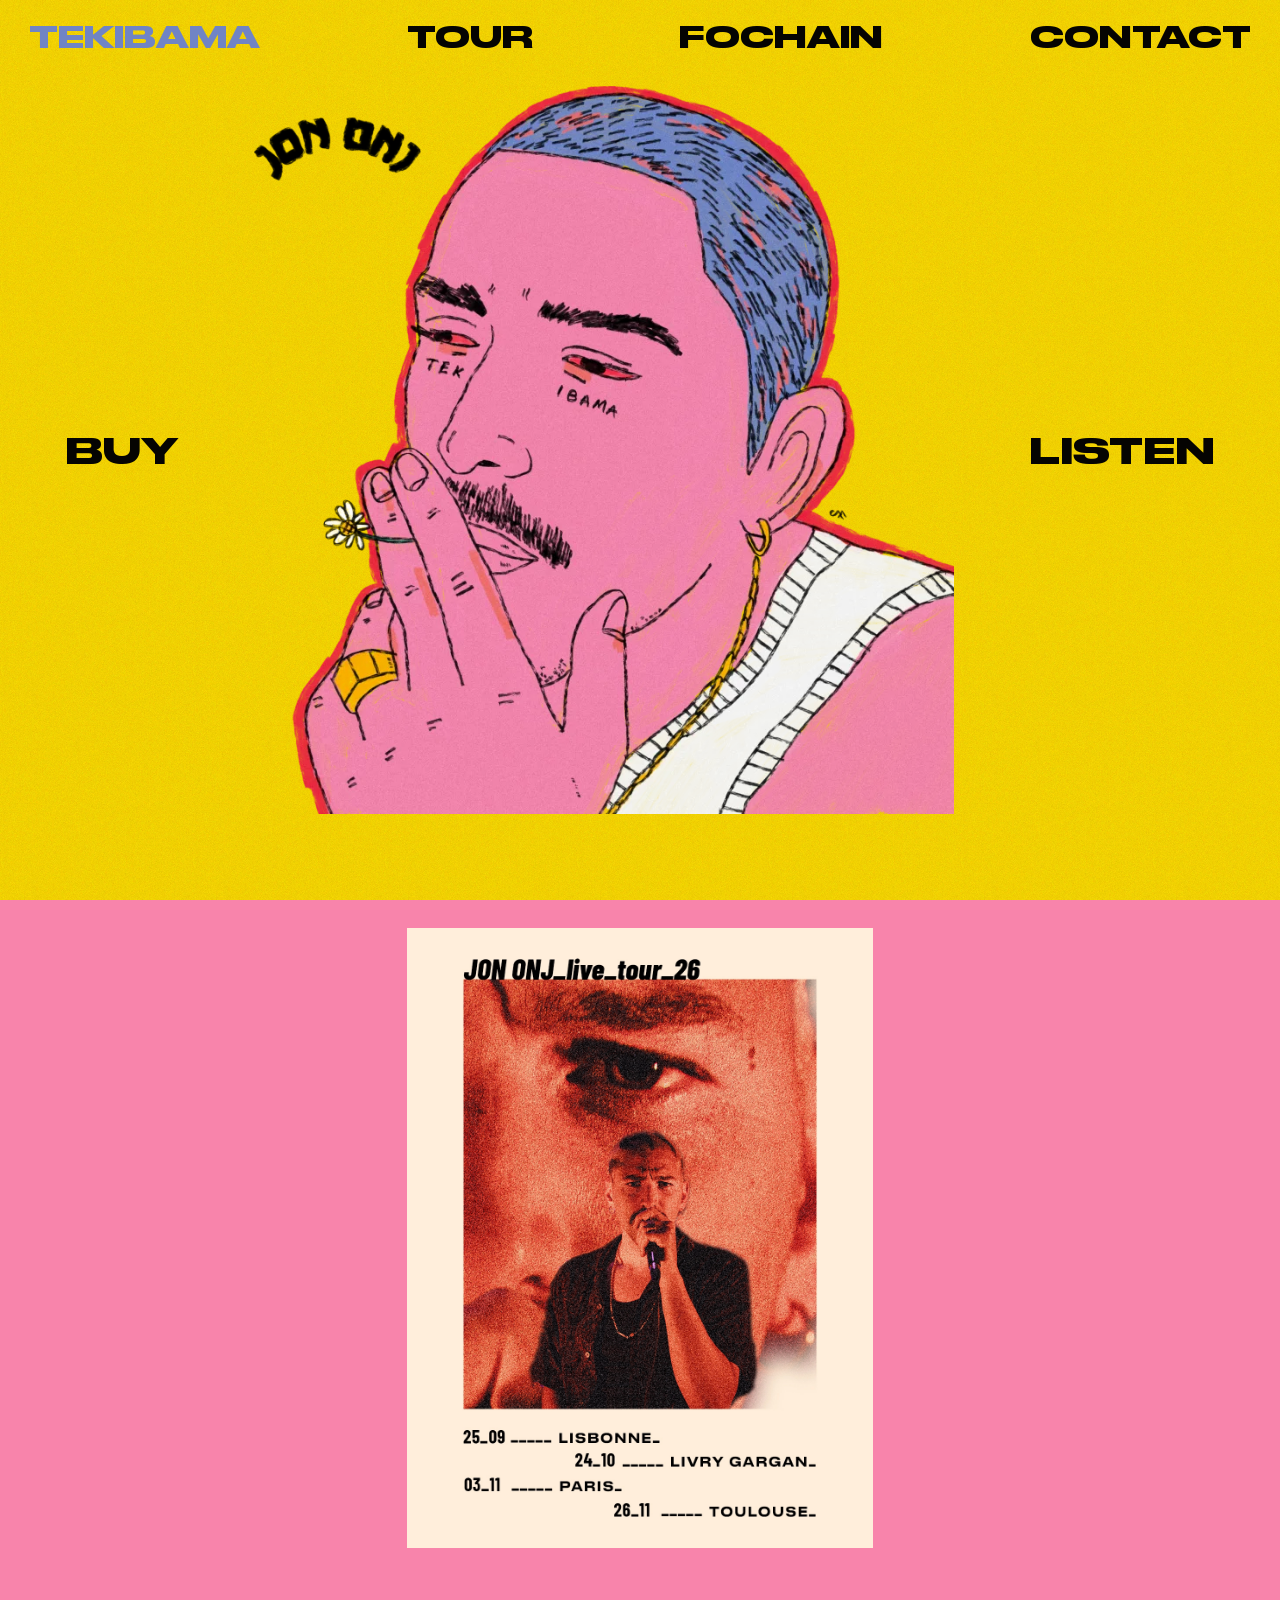
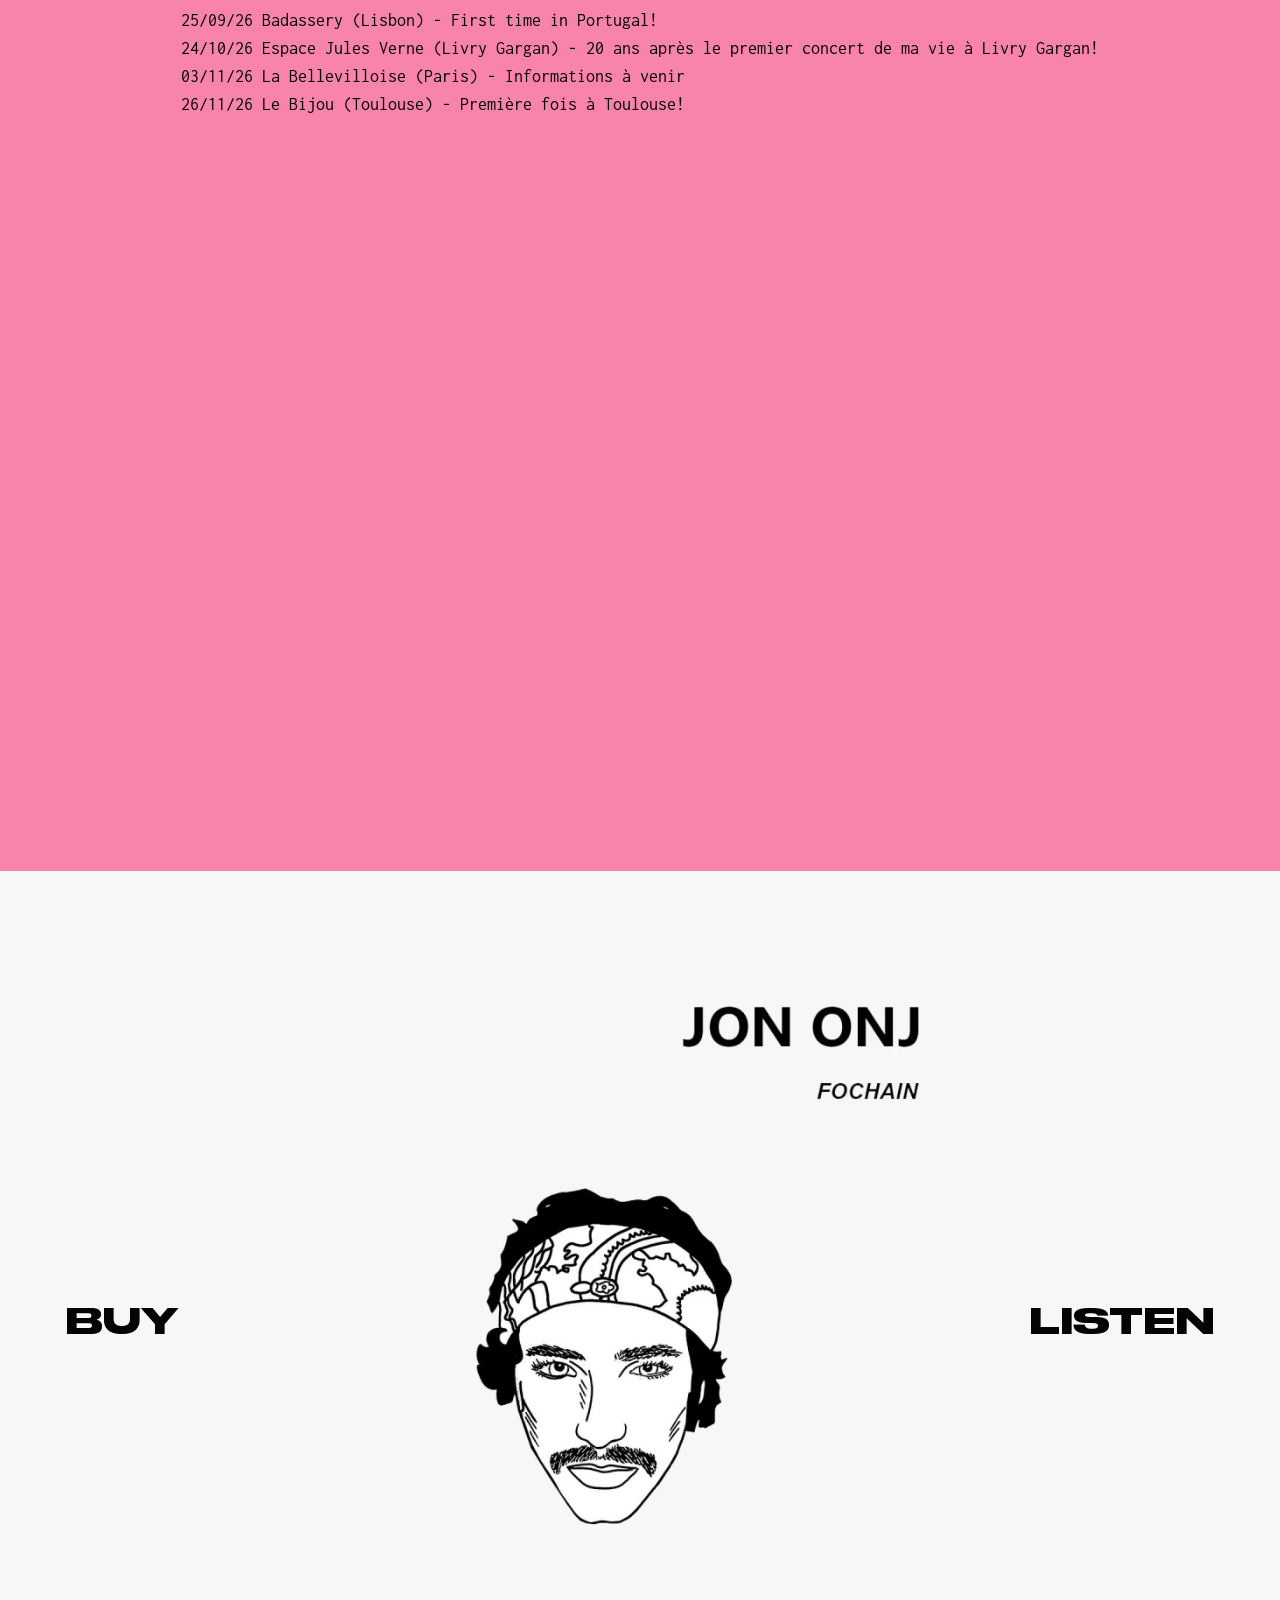
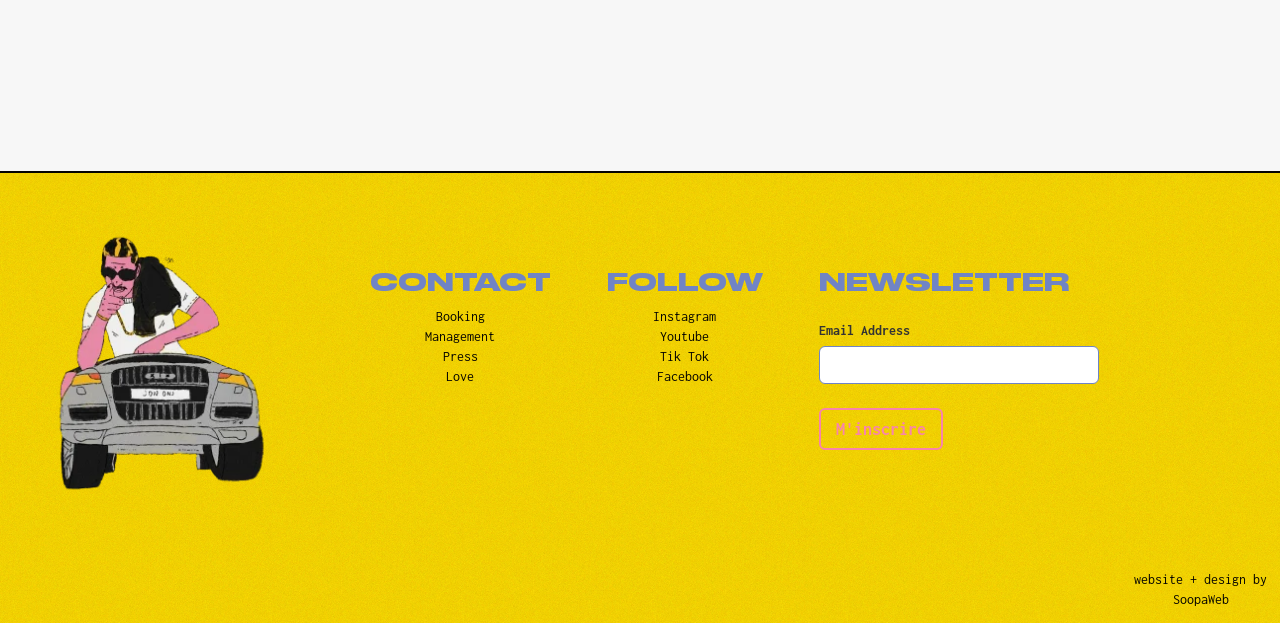
<file: index.html>
<!DOCTYPE html>
<html lang="fr">
<head>
<meta charset="utf-8">
<meta name="viewport" content="width=device-width, initial-scale=1">

<title>Jon Onj</title>
<link rel="canonical" href="https://jononj.love/">

<!-- Aperçu quand on partage le lien (WhatsApp, Instagram, Facebook, iMessage…).
     Aucun texte inventé ici : uniquement le nom et l'illustration du site. -->
<meta property="og:type" content="website">
<meta property="og:site_name" content="Jon Onj">
<meta property="og:locale" content="fr_FR">
<meta property="og:url" content="https://jononj.love/">
<meta property="og:title" content="Jon Onj">
<meta property="og:image" content="https://jononj.love/assets/og-image.jpg">
<meta property="og:image:width" content="1200">
<meta property="og:image:height" content="630">
<meta name="twitter:card" content="summary_large_image">

<meta name="theme-color" content="#f8cd03">
<link rel="icon" href="assets/favicon.ico" sizes="any">
<link rel="apple-touch-icon" href="assets/apple-touch-icon.png">

<link rel="preconnect" href="https://fonts.googleapis.com">
<link rel="preconnect" href="https://fonts.gstatic.com" crossorigin>
<link rel="preload" as="font" type="font/woff2" href="assets/font/DrukWide-Bold.woff2" crossorigin>
<link rel="stylesheet" href="https://fonts.googleapis.com/css2?family=Inconsolata:wght@400;700&display=swap">
<link rel="stylesheet" href="styles.css">

<script src="content.js"></script>
</head>

<body>

<nav class="nav">
  <a class="btn btn-nav" href="#tekibama">TEKIBAMA</a>
  <a class="btn btn-nav" href="#concerts">TOUR</a>
  <a class="btn btn-nav" href="#fochain">FOCHAIN</a>
  <a class="btn btn-nav" href="#contact">CONTACT</a>
</nav>

<main>

  <!-- ===================== 1. TEKIBAMA ===================== -->
  <section id="tekibama" class="section teki">
    <a class="btn btn-album" data-link="albums.tekibama.buy" target="_blank" rel="noopener">BUY</a>
    <img class="cover"
         src="assets/img/hero-tekibama-1080.webp"
         srcset="assets/img/hero-tekibama-500.webp   500w,
                 assets/img/hero-tekibama-800.webp   800w,
                 assets/img/hero-tekibama-1080.webp 1080w,
                 assets/img/hero-tekibama-1511.webp 1511w"
         sizes="(max-width: 740px) 100vw, 700px"
         width="1511" height="1573"
         fetchpriority="high" decoding="async"
         alt="Jon Onj Tekibama Cover">
    <a class="btn btn-album" data-link="albums.tekibama.listen" target="_blank" rel="noopener">LISTEN</a>
  </section>

  <!-- ===================== 2. TOUR ===================== -->
  <section id="concerts" class="section concerts">
    <div class="tour-layout">
      <img class="tour-poster" id="tour-poster"
           src="assets/img/tour-poster-800.webp"
           srcset="assets/img/tour-poster-500.webp   500w,
                   assets/img/tour-poster-800.webp   800w,
                   assets/img/tour-poster-1200.webp 1200w"
           sizes="(max-width: 899px) 92vw, 38vw"
           width="1200" height="1200" loading="lazy" decoding="async"
           alt="">
      <div class="tour-list" id="tour-list"></div>
    </div>
    <div class="video-row">
      <div class="video" id="video"></div>
    </div>
  </section>

  <!-- ===================== 3. FOCHAIN ===================== -->
  <section id="fochain" class="section teki fochain">
    <a class="btn btn-album" data-link="albums.fochain.buy" target="_blank" rel="noopener">BUY</a>
    <img class="cover"
         src="assets/img/fochain-cover-800.webp"
         srcset="assets/img/fochain-cover-500.webp   500w,
                 assets/img/fochain-cover-800.webp   800w,
                 assets/img/fochain-cover-1200.webp 1200w"
         sizes="(max-width: 740px) 100vw, 700px"
         width="1200" height="1200" loading="lazy" decoding="async"
         alt="Jon Onj Fochain cover">
    <a class="btn btn-album" data-link="albums.fochain.listen" target="_blank" rel="noopener">LISTEN</a>
  </section>

</main>

<!-- ===================== 4. CONTACT ===================== -->
<footer id="contact" class="section contact">

  <div class="footer-inner">

    <img class="footer-art"
         src="assets/img/voiture-600.webp"
         srcset="assets/img/voiture-300.webp 300w,
                 assets/img/voiture-600.webp 600w"
         sizes="297px"
         width="600" height="600" loading="lazy" decoding="async"
         alt="Jon Onj on a car">

    <div class="footer-cols">

      <div class="footer-col">
        <h3 class="h3">CONTACT</h3>
        <ul class="footer-list" id="contact-list"></ul>
      </div>

      <div class="footer-col">
        <h3 class="h3">FOLLOW</h3>
        <ul class="footer-list" id="follow-list"></ul>
      </div>

      <div class="form-block">
        <form class="form" id="newsletter" novalidate>
          <h3 class="h3">NEWSLETTER</h3>
          <div>
            <label for="email">Email Address</label>
            <input class="text-field" id="email" name="EMAIL" type="email"
                   maxlength="256" autocomplete="email" required
                   aria-describedby="form-status">
          </div>
          <button class="submit-button" type="submit">M'inscrire</button>
          <!-- Piège à robots : laissé vide par les humains, rempli par les bots. -->
          <div class="hp" aria-hidden="true">
            <input type="text" name="_honey" tabindex="-1" value="" autocomplete="off">
          </div>
        </form>
        <p class="form-status" id="form-status" role="status" aria-live="polite" hidden></p>
      </div>

    </div>
  </div>

  <a class="credit" id="credit" href="#">website + design by<br>SoopaWeb</a>
</footer>

<script src="main.js"></script>
</body>
</html>
</file>
<file: styles.css>
/* =============================================================================
   JON ONJ — jononj.love
   -----------------------------------------------------------------------------
   Reconstruction du site Webflow en HTML/CSS/JS statique.

   IMPORTANT — la taille de police de base est 14px (héritée du design Webflow
   d'origine). Toutes les valeurs ci-dessous sont exprimées en pixels réels,
   déjà converties, pour éviter toute ambiguïté.

   Structure du fichier :
     1. Polices
     2. Variables de couleur
     3. Base / reset
     4. Navigation
     5. Sections TEKIBAMA + FOCHAIN
     6. Section TOUR (concerts)
     7. Section CONTACT (pied de page)
     8. Formulaire newsletter
     9. Responsive  — tablette (<= 1200px), petit écran (<= 899px), mobile (<= 479px)
    10. Accessibilité / mouvement réduit / impression
============================================================================= */


/* == 1. POLICES ============================================================ */

@font-face {
  font-family: "Druk Wide";
  src: url("assets/font/DrukWide-Bold.woff2") format("woff2");
  font-weight: 400 700;         /* une seule graisse réelle : évite le faux-gras */
  font-style: normal;
  font-display: swap;
}


/* == 2. VARIABLES ========================================================== */

:root {
  --bg:       #f8cd03;          /* jaune */
  --skin:     #f884ab;          /* rose */
  --redish:   #f12b3e;          /* rouge */
  --whitish:  #f1f0e9;          /* blanc cassé */
  --blackish: #050402;          /* noir */
  --bluish:   #7084c5;          /* bleu */

  --display: "Druk Wide", Impact, Haettenschweiler, "Arial Narrow Bold", sans-serif;
  --mono:    Inconsolata, ui-monospace, SFMono-Regular, Menlo, monospace;

  --nav-h: 61px;                /* hauteur de la nav sur grand écran */

  /* Le fond granuleux : une tuile de 384px répétée, au lieu d'un JPEG de 3,9 Mo.
     background-size la réduit à 192px pour retrouver le grain fin d'origine. */
  --grain: url("assets/img/grain.webp");
}


/* == 3. BASE / RESET ======================================================= */

*, *::before, *::after { box-sizing: border-box; }

html {
  height: 100%;
  background-color: var(--bg);  /* évite un rebond blanc en haut/bas sur mobile */
  scroll-behavior: smooth;
  -webkit-text-size-adjust: 100%;
  text-size-adjust: 100%;
}

body {
  min-height: 100%;
  margin: 0;
  color: #333;
  background-color: transparent;
  font-family: Arial, sans-serif;
  font-size: 14px;              /* base du design — ne pas changer sans tout revoir */
  line-height: 20px;
  -webkit-font-smoothing: antialiased;
}

img {
  max-width: 100%;
  height: auto;
  vertical-align: middle;
  display: inline-block;
  border: 0;
}

a { color: inherit; background-color: transparent; }

h1, h2, h3 { margin-bottom: 10px; font-weight: bold; }

p { margin: 0 0 10px; }

ul { margin: 0; padding: 0; list-style: none; }

button, input { color: inherit; font: inherit; margin: 0; }

.visually-hidden {
  position: absolute;
  width: 1px; height: 1px;
  margin: -1px; padding: 0;
  overflow: hidden;
  clip-path: inset(50%);
  white-space: nowrap;
}

.skip-link {
  position: absolute;
  left: -9999px;
  z-index: 10000;
  padding: 12px 18px;
  background: var(--blackish);
  color: var(--bg);
  font-family: var(--mono);
  text-decoration: none;
}
.skip-link:focus { left: 8px; top: 8px; }


/* == 4. NAVIGATION ========================================================= */

.nav {
  position: fixed;
  inset: 0 0 auto 0;
  z-index: 9999;
  display: flex;
  flex-flow: row wrap;          /* wrap : indispensable sous ~500px */
  justify-content: space-between;
  align-items: center;
  padding: 14px 14px 0;
}

.btn {
  display: inline-block;
  padding: 9px 15px;
  border: 0;
  background-color: transparent;
  color: var(--blackish);
  font-family: var(--display);
  line-height: 100%;
  text-decoration: none;
  cursor: pointer;
  transition: transform .2s, color .2s;
}

.btn-nav {
  /* 29.4px sur grand écran, puis réduction fluide pour ne jamais déborder.
     Les 4 libellés mesurent ~900px de large à 29.4px : sous ~1010px de large,
     ils doivent rétrécir — c'est exactement ce que le Webflow d'origine
     ne faisait pas, d'où le débordement horizontal sur tablette. */
  font-size: clamp(14px, 2.85vw, 29.4px);
}
.btn-nav:hover        { color: var(--skin); transform: scale(.9); }
.btn-nav:active       { filter: drop-shadow(0 2px 5px rgba(0,0,0,.2)); transform: scale(.94); }
.btn-nav[aria-current]        { color: var(--bluish); }


/* == 5. SECTIONS TEKIBAMA + FOCHAIN ======================================== */

.section { width: 100%; }

.section.teki {
  display: flex;
  justify-content: center;
  align-items: center;
  gap: clamp(20px, 4.7vw, 67.2px);
  min-height: 100vh;
  min-height: 100svh;
  padding-inline: 14px;
  background-color: var(--bg);
  background-image: var(--grain);
  background-size: 192px;
  background-repeat: repeat;
  color: var(--skin);
  -webkit-text-stroke: 1.4px var(--redish);
}

/* FOCHAIN : même structure, fond clair et sans grain. */
.section.teki.fochain {
  background-color: #f7f7f7;
  background-image: none;
}

.cover {
  width: 700px;
  max-width: 100%;
  min-width: 0;                 /* autorise l'image à rétrécir dans le flex */
}

.btn-album {
  font-size: 35px;
  font-weight: 400;
  -webkit-text-stroke-width: 0;
  white-space: nowrap;
}
.btn-album:hover  { color: var(--skin); transform: scale(1.2); }
.btn-album:active { filter: drop-shadow(0 2px 5px rgba(0,0,0,.21)); transform: scale(.9); }


/* == 6. SECTION TOUR (concerts) ============================================ */

.section.concerts {
  background-color: var(--skin);
  scroll-margin-top: var(--nav-h);   /* le texte ne passe plus sous la nav */
}

.tour-layout {
  display: flex;
  flex-flow: row wrap;
  justify-content: space-around;
  align-items: center;
  gap: clamp(24px, 4.9vw, 70px);
  padding: 28px;
}

.tour-poster {
  max-width: 38%;
  min-width: 260px;
  flex: 0 1 auto;
}

.tour-list {
  display: flex;
  flex-flow: column;
  justify-content: flex-start;
  align-items: flex-start;
  flex: 0 1 auto;
  min-width: 0;
}

.tour-line {
  margin: 0 0 10px;
  color: var(--blackish);
  font-family: var(--mono);
  font-size: 1.3em;             /* 18.2px sur grand écran */
  line-height: 100%;
}
.tour-line a { color: inherit; }
a.tour-line { display: block; text-decoration: none; }
a.tour-line:hover { text-decoration: underline; }

.video-row {
  display: flex;
  justify-content: center;
  align-items: center;
  width: 100%;
}

.video {
  position: relative;
  width: 100%;
  padding-bottom: 56.17021276595745%;   /* ratio d'origine du bloc Webflow */
}
.video iframe {
  position: absolute;
  inset: 0;
  width: 100%;
  height: 100%;
  border: 0;
}


/* == 7. SECTION CONTACT (pied de page) ===================================== */

.section.contact {
  position: relative;
  background-color: var(--bg);
  background-image: var(--grain);
  background-size: 192px;
  background-repeat: repeat;
  scroll-margin-top: var(--nav-h);
}

.footer-inner {
  display: flex;
  flex-flow: row wrap;
  align-items: center;
  gap: 31px;
  padding: 42px 14px 112px;
  border-top: 2.8px solid var(--blackish);
}

.footer-art { width: auto; max-width: 296.8px; height: auto; }

.footer-cols {
  display: flex;
  flex-flow: row wrap;
}

.footer-col {
  display: flex;
  flex-flow: column;
  padding: 28px;
  color: var(--bluish);
  font-family: var(--display);
}

.h3 {
  margin: 20px 0 10px;
  color: var(--bluish);
  font-family: var(--display);
  font-size: 24px;
  line-height: 30px;
}

.footer-list { display: flex; flex-flow: column; }

.footer-link {
  display: block;             /* comme les liens-flex de Webflow : le lien occupe
                                 toute la colonne, donc text-align le centre */
  color: var(--blackish);
  font-family: var(--mono);
  line-height: 20px;
  text-align: center;
  text-decoration: none;
}
.footer-link:hover { color: var(--skin); }

.credit {
  position: absolute;
  right: 1%;
  bottom: 3%;
  color: var(--blackish);
  font-family: var(--mono);
  text-align: center;
  text-decoration: none;
  transition: transform .35s cubic-bezier(.68, -.55, .265, 1.55), color .2s;
}
.credit:hover { color: var(--bluish); transform: skew(7deg, -9deg); }


/* == 8. FORMULAIRE NEWSLETTER ============================================== */

.form-block {
  display: flex;
  flex-flow: column;
  justify-content: flex-start;
  margin-bottom: 15px;      /* .w-form d'origine */
}

.form {
  display: flex;
  flex-flow: column;
  gap: 14px;
  padding: 28px;
}

.form label {
  display: block;
  margin-bottom: 5px;
  font-family: var(--mono);
  font-weight: 700;
}

.text-field {
  display: block;
  width: 20em;                  /* 280px */
  max-width: 100%;
  height: 38px;
  padding: 8px 12px;
  border: 1px solid var(--bluish);
  border-radius: 6px;
  background-color: #fff;
  color: #333;
  margin-bottom: 10px;      /* .w-input d'origine */
  font-size: 14px;
  line-height: 1.42857;
}
.text-field:focus { outline: 2px solid var(--blackish); outline-offset: 1px; }

.submit-button {
  align-self: flex-start;
  padding: 9px 15px;
  border: 2px solid var(--skin);
  border-radius: 6px;
  background-color: transparent;
  color: var(--skin);
  font-family: var(--mono);
  font-size: 18px;
  font-weight: 700;
  cursor: pointer;
  transition: transform .2s, background-color .2s, color .2s;
}
.submit-button:hover  { background-color: var(--skin); color: var(--blackish); }
.submit-button:active { transform: scale(.95); }
.submit-button[disabled] { opacity: .6; cursor: default; }

.form-status {
  margin: 0 28px 28px;
  max-width: 320px;
  font-family: var(--mono);
  font-size: 16px;
  color: var(--blackish);
}
.form-status.is-error { color: var(--redish); }

/* Piège à robots. Reste dans le flux (hauteur nulle) pour occuper la même
   place que le div vide du captcha Webflow : l'espacement reste identique. */
.hp { height: 0; overflow: hidden; }


/* == 9. RESPONSIVE ========================================================= */

/* --- 9a. Tablette et petit portable : 480px – 1200px ----------------------
   Cette tranche n'existait pas dans le Webflow d'origine : la page débordait
   horizontalement de ~300px à 820px de large. Ces règles la comblent. */
@media (max-width: 1200px) {
  .btn-album { font-size: clamp(24px, 2.9vw, 35px); }
  .tour-line { font-size: clamp(15px, 1.55vw, 18.2px); }
  .footer-col { padding: 20px; }
}

/* --- 9b. Empilement : sous 900px ----------------------------------------- */
@media (max-width: 899px) {
  .section.teki {
    flex-flow: row wrap;
    justify-content: space-around;
    gap: 0;
    padding-block: calc(var(--nav-h) + 10px) 20px;
  }
  .cover     { width: 100%; order: 0; }
  .btn-album { order: 1; }

  .tour-layout   { flex-flow: column; gap: 70px; padding-inline: 14px; }
  .tour-poster   { max-width: 100%; min-width: 0; }
  .tour-list     { flex: 1 1 auto; width: 100%; }

  .footer-inner  { flex-flow: column; align-items: flex-start; }
  .footer-cols   { width: 100%; }
  .footer-col    { padding: 14px 28px; }
  .form          { padding: 14px 28px 28px; }
}

/* --- 9c. Mobile : 479px et moins ----------------------------------------
   Valeurs reprises telles quelles du Webflow d'origine, converties en px. */
@media (max-width: 479px) {
  .section.teki {
    gap: 0;
    min-height: 100svh;
    padding-block: 0;
    padding-inline: 0;        /* aucun padding latéral dans l'original */
  }
  .cover     { margin-top: 70px; padding: 0 0 14px 7px; }
  .btn       { font-size: 14px; }
  .btn-album { order: 1; font-size: 25.2px; }

  .tour-layout { flex-flow: column; padding-inline: 14px; }
  .tour-poster { max-width: 102%; }
  .tour-list   { font-size: 12px; line-height: 100%; }
  .tour-line   { font-size: 1.3em; }   /* 15.6px, relatif au 12px ci-dessus */

  .footer-inner { flex-flow: column; align-items: center; }  /* l'illustration
                                   est centrée dans l'original sur mobile */
  .footer-art   { max-width: 177.8px; }
  .footer-cols  { flex-flow: column; }
  .footer-col   { padding: 7px 28px 7px 42px; }
  .footer-link  { text-align: left; }
  .form         { padding: 28px 28px 28px 42px; }
  .form-status  { margin-inline: 42px; }
  .credit       { right: 0; left: 0; bottom: 2%; }
}


/* == 10. ACCESSIBILITÉ ===================================================== */

:focus-visible {
  outline: 3px solid var(--blackish);
  outline-offset: 2px;
}

@media (prefers-reduced-motion: reduce) {
  html { scroll-behavior: auto; }
  *, *::before, *::after {
    animation-duration: .01ms !important;
    animation-iteration-count: 1 !important;
    transition-duration: .01ms !important;
  }
  .btn:hover, .credit:hover { transform: none; }
}

@media print {
  .nav, .video-row, .form-block { display: none; }
  .section { min-height: 0; page-break-inside: avoid; }
}
</file>
